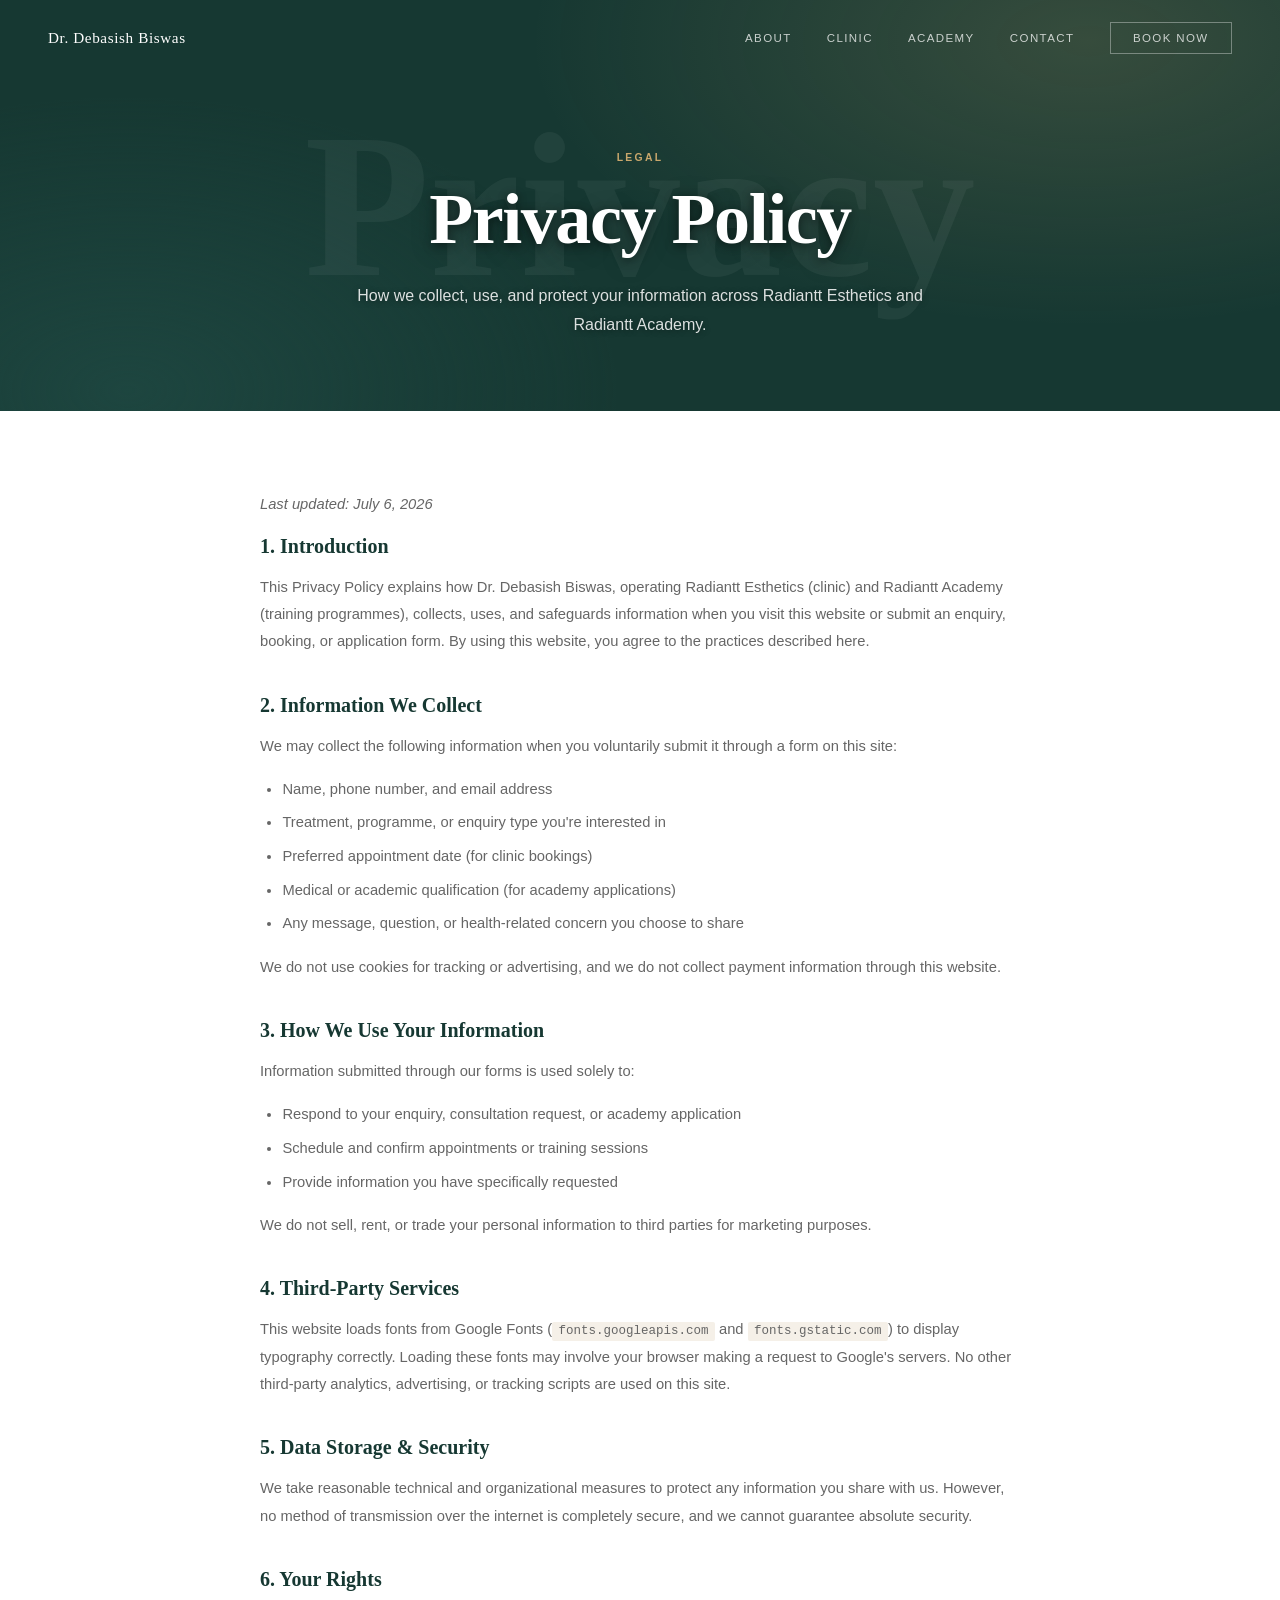
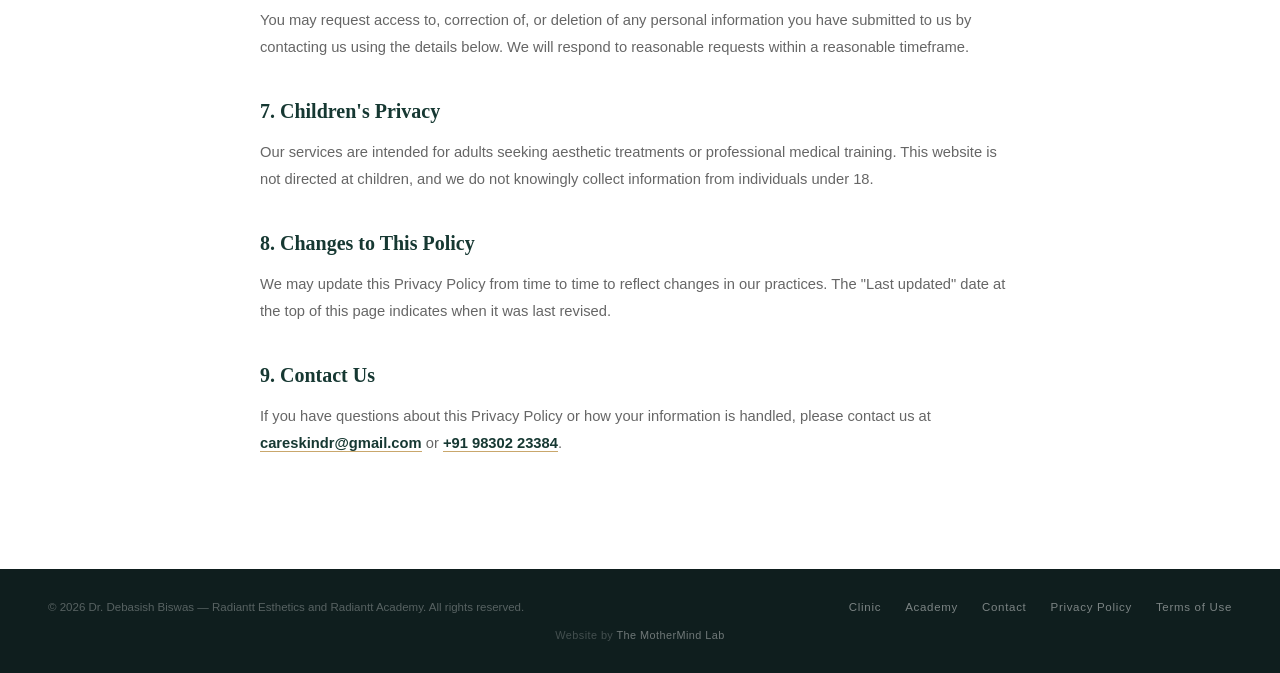
<file: privacy-policy.html>
<!DOCTYPE html>
<html lang="en">
<head>
<meta charset="UTF-8">
<meta name="viewport" content="width=device-width, initial-scale=1.0">
<meta http-equiv="Content-Security-Policy" content="default-src 'self'; style-src 'self' 'unsafe-inline' https://fonts.googleapis.com; font-src https://fonts.gstatic.com; img-src 'self' data:; script-src 'self'; form-action 'none'; base-uri 'self'; frame-ancestors 'none'; object-src 'none'">
<meta name="referrer" content="strict-origin-when-cross-origin">
<meta name="robots" content="noindex, nofollow">
<meta name="description" content="Privacy Policy for Radiantt Esthetics and Radiantt Academy — how Dr. Debasish Biswas's website collects, uses, and protects your information.">
<title>Privacy Policy | Dr. Debasish Biswas</title>
<link rel="preconnect" href="https://fonts.googleapis.com">
<link rel="preconnect" href="https://fonts.gstatic.com" crossorigin>
<link href="https://fonts.googleapis.com/css2?family=Playfair+Display:ital,wght@0,400;0,600;0,700;0,900;1,400&family=Inter:wght@300;400;500;600&display=swap" rel="stylesheet">
<link rel="icon" href="favicon.ico" sizes="any">
<link rel="icon" href="favicon-32.png" type="image/png" sizes="32x32">
<link rel="icon" href="favicon-16.png" type="image/png" sizes="16x16">
<link rel="apple-touch-icon" href="apple-touch-icon.png">
<link rel="stylesheet" href="style.css?v=55">
</head>
<body>
<nav id="nav">
  <a href="index.html" class="nav-logo">Dr. Debasish Biswas</a>
  <div class="nav-links">
    <a href="index.html#about">About</a>
    <a href="clinic.html">Clinic</a>
    <a href="academy.html">Academy</a>
    <a href="index.html#contact">Contact</a>
    <a href="clinic.html#booking" class="nav-book">Book Now</a>
  </div>
  <button class="ham" id="hamBtn" aria-label="Open menu"><span></span><span></span><span></span></button>
</nav>
<div class="mobile-menu" id="mobileMenu">
  <button class="mobile-close" id="mobileClose" aria-label="Close menu">&#x2715;</button>
  <a href="index.html">Home</a><a href="index.html#about">About</a><a href="clinic.html">Clinic</a>
  <a href="academy.html">Academy</a><a href="index.html#contact">Contact</a><a href="clinic.html#booking">Book Now</a>
</div>
<header class="page-hero" data-word="Privacy">
  <div class="lbl">Legal</div>
  <h1>Privacy Policy</h1>
  <p>How we collect, use, and protect your information across Radiantt Esthetics and Radiantt Academy.</p>
</header>
<section class="legal">
  <div class="legal-content">
    <p class="legal-updated">Last updated: July 6, 2026</p>

    <h2>1. Introduction</h2>
    <p>This Privacy Policy explains how Dr. Debasish Biswas, operating Radiantt Esthetics (clinic) and Radiantt Academy (training programmes), collects, uses, and safeguards information when you visit this website or submit an enquiry, booking, or application form. By using this website, you agree to the practices described here.</p>

    <h2>2. Information We Collect</h2>
    <p>We may collect the following information when you voluntarily submit it through a form on this site:</p>
    <ul>
      <li>Name, phone number, and email address</li>
      <li>Treatment, programme, or enquiry type you're interested in</li>
      <li>Preferred appointment date (for clinic bookings)</li>
      <li>Medical or academic qualification (for academy applications)</li>
      <li>Any message, question, or health-related concern you choose to share</li>
    </ul>
    <p>We do not use cookies for tracking or advertising, and we do not collect payment information through this website.</p>

    <h2>3. How We Use Your Information</h2>
    <p>Information submitted through our forms is used solely to:</p>
    <ul>
      <li>Respond to your enquiry, consultation request, or academy application</li>
      <li>Schedule and confirm appointments or training sessions</li>
      <li>Provide information you have specifically requested</li>
    </ul>
    <p>We do not sell, rent, or trade your personal information to third parties for marketing purposes.</p>

    <h2>4. Third-Party Services</h2>
    <p>This website loads fonts from Google Fonts (<code>fonts.googleapis.com</code> and <code>fonts.gstatic.com</code>) to display typography correctly. Loading these fonts may involve your browser making a request to Google's servers. No other third-party analytics, advertising, or tracking scripts are used on this site.</p>

    <h2>5. Data Storage &amp; Security</h2>
    <p>We take reasonable technical and organizational measures to protect any information you share with us. However, no method of transmission over the internet is completely secure, and we cannot guarantee absolute security.</p>

    <h2>6. Your Rights</h2>
    <p>You may request access to, correction of, or deletion of any personal information you have submitted to us by contacting us using the details below. We will respond to reasonable requests within a reasonable timeframe.</p>

    <h2>7. Children's Privacy</h2>
    <p>Our services are intended for adults seeking aesthetic treatments or professional medical training. This website is not directed at children, and we do not knowingly collect information from individuals under 18.</p>

    <h2>8. Changes to This Policy</h2>
    <p>We may update this Privacy Policy from time to time to reflect changes in our practices. The "Last updated" date at the top of this page indicates when it was last revised.</p>

    <h2>9. Contact Us</h2>
    <p>If you have questions about this Privacy Policy or how your information is handled, please contact us at <a href="mailto:careskindr@gmail.com">careskindr@gmail.com</a> or <a href="tel:+919830223384">+91 98302 23384</a>.</p>
  </div>
</section>
<footer>
  <p>&#169; 2026 Dr. Debasish Biswas &mdash; Radiantt Esthetics and Radiantt Academy. All rights reserved.</p>
  <div class="foot-links">
    <a href="clinic.html">Clinic</a>
    <a href="academy.html">Academy</a>
    <a href="index.html#contact">Contact</a>
    <a href="privacy-policy.html">Privacy Policy</a>
    <a href="terms.html">Terms of Use</a>
  </div>
  <div class="foot-credit">Website by <a href="https://wa.me/919799780007" target="_blank" rel="noopener noreferrer">The MotherMind Lab</a></div>
</footer>
<script src="script.js?v=14"></script>
</body>
</html>
</file>
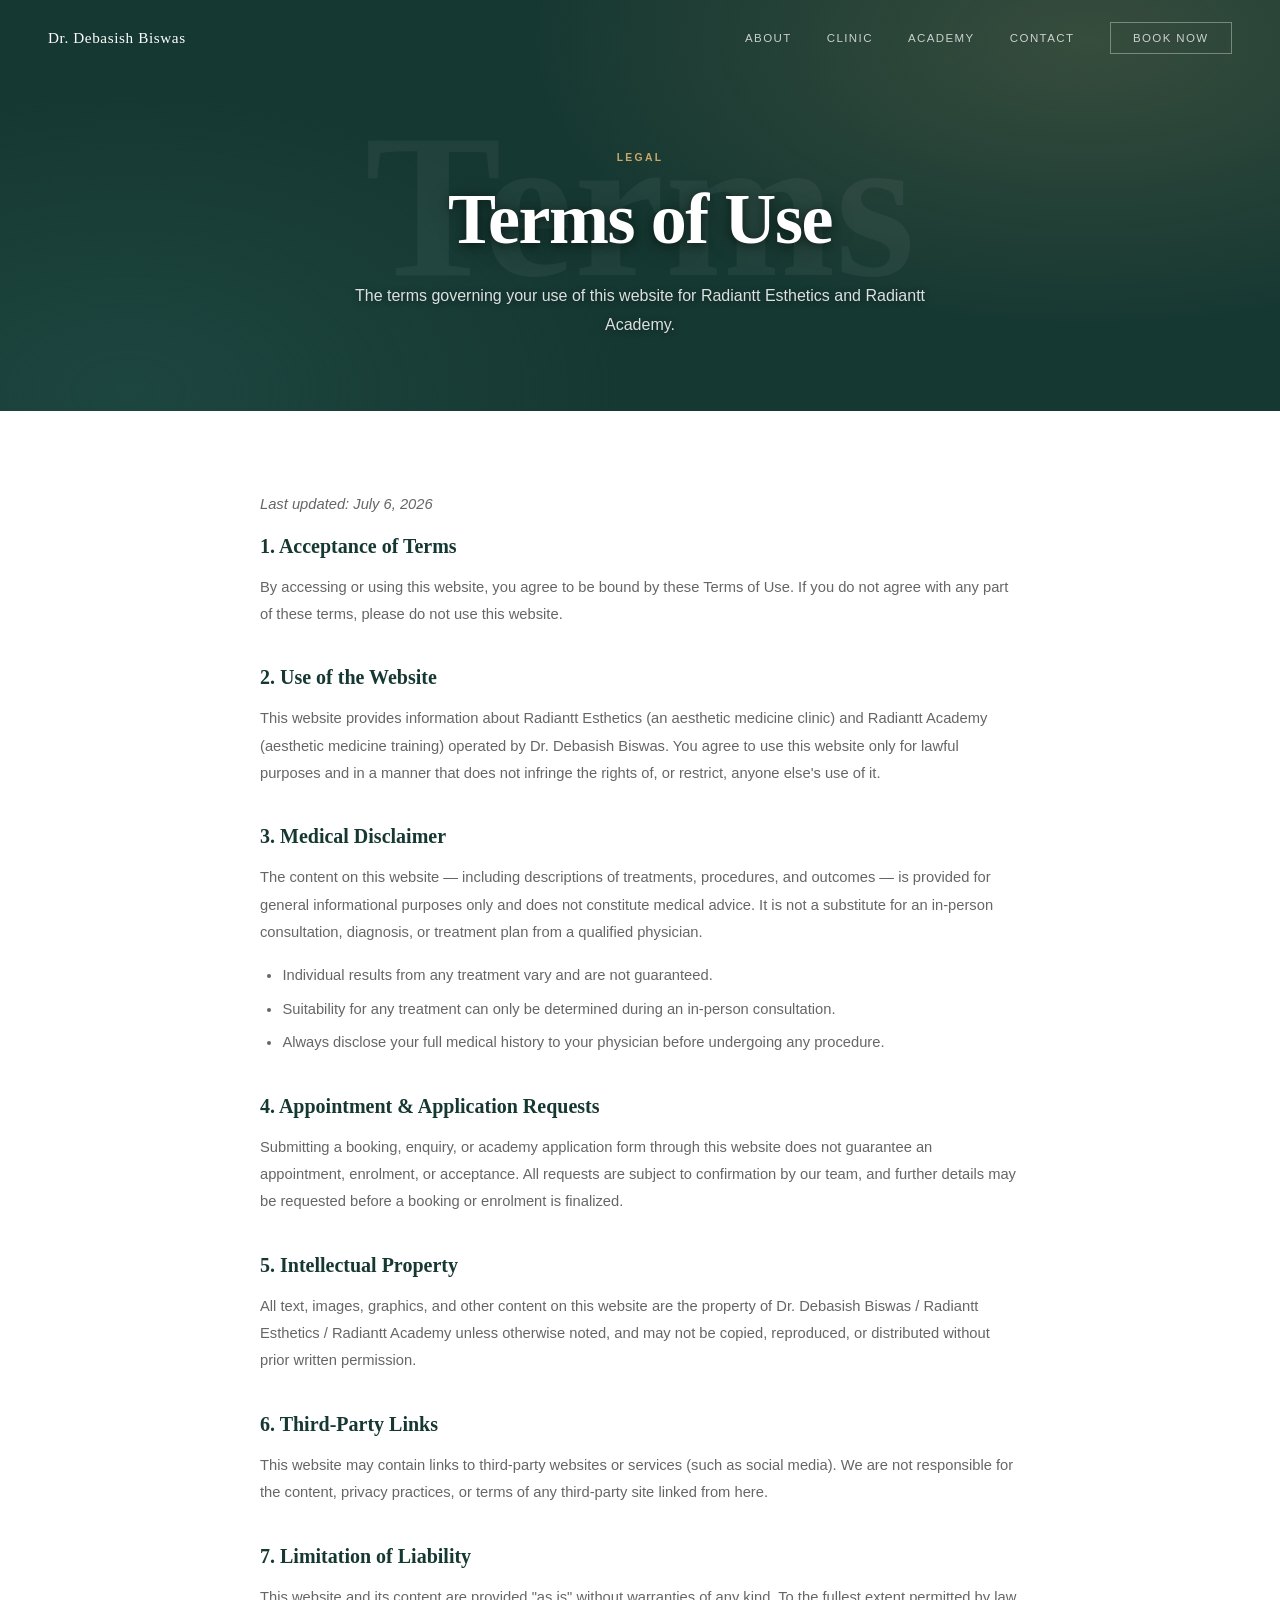
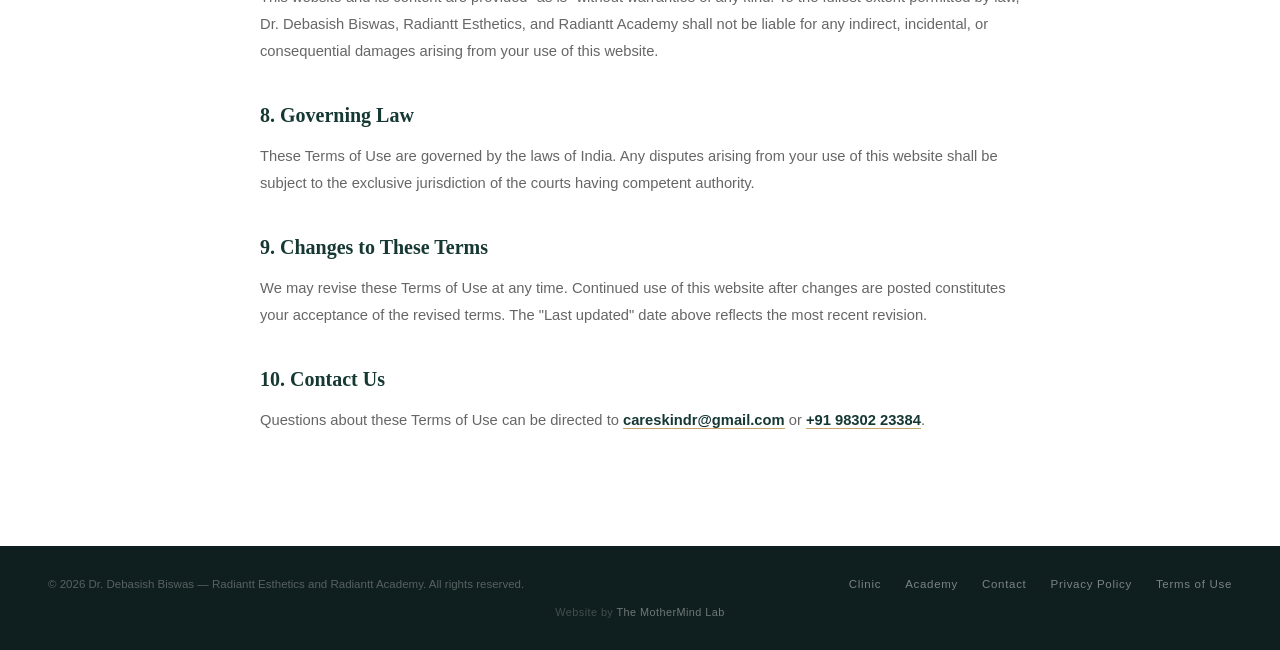
<file: terms.html>
<!DOCTYPE html>
<html lang="en">
<head>
<meta charset="UTF-8">
<meta name="viewport" content="width=device-width, initial-scale=1.0">
<meta http-equiv="Content-Security-Policy" content="default-src 'self'; style-src 'self' 'unsafe-inline' https://fonts.googleapis.com; font-src https://fonts.gstatic.com; img-src 'self' data:; script-src 'self'; form-action 'none'; base-uri 'self'; frame-ancestors 'none'; object-src 'none'">
<meta name="referrer" content="strict-origin-when-cross-origin">
<meta name="robots" content="noindex, nofollow">
<meta name="description" content="Terms of Use for Radiantt Esthetics and Radiantt Academy — the terms governing your use of Dr. Debasish Biswas's website.">
<title>Terms of Use | Dr. Debasish Biswas</title>
<link rel="preconnect" href="https://fonts.googleapis.com">
<link rel="preconnect" href="https://fonts.gstatic.com" crossorigin>
<link href="https://fonts.googleapis.com/css2?family=Playfair+Display:ital,wght@0,400;0,600;0,700;0,900;1,400&family=Inter:wght@300;400;500;600&display=swap" rel="stylesheet">
<link rel="icon" href="favicon.ico" sizes="any">
<link rel="icon" href="favicon-32.png" type="image/png" sizes="32x32">
<link rel="icon" href="favicon-16.png" type="image/png" sizes="16x16">
<link rel="apple-touch-icon" href="apple-touch-icon.png">
<link rel="stylesheet" href="style.css?v=55">
</head>
<body>
<nav id="nav">
  <a href="index.html" class="nav-logo">Dr. Debasish Biswas</a>
  <div class="nav-links">
    <a href="index.html#about">About</a>
    <a href="clinic.html">Clinic</a>
    <a href="academy.html">Academy</a>
    <a href="index.html#contact">Contact</a>
    <a href="clinic.html#booking" class="nav-book">Book Now</a>
  </div>
  <button class="ham" id="hamBtn" aria-label="Open menu"><span></span><span></span><span></span></button>
</nav>
<div class="mobile-menu" id="mobileMenu">
  <button class="mobile-close" id="mobileClose" aria-label="Close menu">&#x2715;</button>
  <a href="index.html">Home</a><a href="index.html#about">About</a><a href="clinic.html">Clinic</a>
  <a href="academy.html">Academy</a><a href="index.html#contact">Contact</a><a href="clinic.html#booking">Book Now</a>
</div>
<header class="page-hero" data-word="Terms">
  <div class="lbl">Legal</div>
  <h1>Terms of Use</h1>
  <p>The terms governing your use of this website for Radiantt Esthetics and Radiantt Academy.</p>
</header>
<section class="legal">
  <div class="legal-content">
    <p class="legal-updated">Last updated: July 6, 2026</p>

    <h2>1. Acceptance of Terms</h2>
    <p>By accessing or using this website, you agree to be bound by these Terms of Use. If you do not agree with any part of these terms, please do not use this website.</p>

    <h2>2. Use of the Website</h2>
    <p>This website provides information about Radiantt Esthetics (an aesthetic medicine clinic) and Radiantt Academy (aesthetic medicine training) operated by Dr. Debasish Biswas. You agree to use this website only for lawful purposes and in a manner that does not infringe the rights of, or restrict, anyone else's use of it.</p>

    <h2>3. Medical Disclaimer</h2>
    <p>The content on this website — including descriptions of treatments, procedures, and outcomes — is provided for general informational purposes only and does not constitute medical advice. It is not a substitute for an in-person consultation, diagnosis, or treatment plan from a qualified physician.</p>
    <ul>
      <li>Individual results from any treatment vary and are not guaranteed.</li>
      <li>Suitability for any treatment can only be determined during an in-person consultation.</li>
      <li>Always disclose your full medical history to your physician before undergoing any procedure.</li>
    </ul>

    <h2>4. Appointment &amp; Application Requests</h2>
    <p>Submitting a booking, enquiry, or academy application form through this website does not guarantee an appointment, enrolment, or acceptance. All requests are subject to confirmation by our team, and further details may be requested before a booking or enrolment is finalized.</p>

    <h2>5. Intellectual Property</h2>
    <p>All text, images, graphics, and other content on this website are the property of Dr. Debasish Biswas / Radiantt Esthetics / Radiantt Academy unless otherwise noted, and may not be copied, reproduced, or distributed without prior written permission.</p>

    <h2>6. Third-Party Links</h2>
    <p>This website may contain links to third-party websites or services (such as social media). We are not responsible for the content, privacy practices, or terms of any third-party site linked from here.</p>

    <h2>7. Limitation of Liability</h2>
    <p>This website and its content are provided "as is" without warranties of any kind. To the fullest extent permitted by law, Dr. Debasish Biswas, Radiantt Esthetics, and Radiantt Academy shall not be liable for any indirect, incidental, or consequential damages arising from your use of this website.</p>

    <h2>8. Governing Law</h2>
    <p>These Terms of Use are governed by the laws of India. Any disputes arising from your use of this website shall be subject to the exclusive jurisdiction of the courts having competent authority.</p>

    <h2>9. Changes to These Terms</h2>
    <p>We may revise these Terms of Use at any time. Continued use of this website after changes are posted constitutes your acceptance of the revised terms. The "Last updated" date above reflects the most recent revision.</p>

    <h2>10. Contact Us</h2>
    <p>Questions about these Terms of Use can be directed to <a href="mailto:careskindr@gmail.com">careskindr@gmail.com</a> or <a href="tel:+919830223384">+91 98302 23384</a>.</p>
  </div>
</section>
<footer>
  <p>&#169; 2026 Dr. Debasish Biswas &mdash; Radiantt Esthetics and Radiantt Academy. All rights reserved.</p>
  <div class="foot-links">
    <a href="clinic.html">Clinic</a>
    <a href="academy.html">Academy</a>
    <a href="index.html#contact">Contact</a>
    <a href="privacy-policy.html">Privacy Policy</a>
    <a href="terms.html">Terms of Use</a>
  </div>
  <div class="foot-credit">Website by <a href="https://wa.me/919799780007" target="_blank" rel="noopener noreferrer">The MotherMind Lab</a></div>
</footer>
<script src="script.js?v=14"></script>
</body>
</html>
</file>
<file: style.css>
*,*::before,*::after{margin:0;padding:0;box-sizing:border-box}
:root{--forest:#163832;--forest2:#1e4741;--gold:#c9a76c;--gold2:#dbb97e;--gold-deep:#a8834b;--maroon:#7d2635;--maroon2:#962f42;--sand:#e9dabc;--sand2:#f4edde;--cream:#f5f0e8;--light:#f8f5f1;--white:#ffffff;--dark:#1a1a1a;--gray:#666;--border:rgba(0,0,0,0.09)}
html{scroll-behavior:smooth}
body{font-family:'Inter',sans-serif;background:var(--white);color:var(--dark);overflow-x:hidden}
nav{position:fixed;top:0;left:0;right:0;z-index:200;padding:1.4rem 3rem;display:flex;justify-content:space-between;align-items:center;transition:background-color .35s}
nav.scrolled{background-color:var(--forest);backdrop-filter:blur(12px)}
.nav-logo{color:#fff;font-family:'Playfair Display',serif;font-size:.95rem;font-weight:400;letter-spacing:.04em;text-decoration:none}
.nav-links{display:flex;gap:2.2rem;align-items:center}
.nav-links a{color:rgba(255,255,255,.75);text-decoration:none;font-size:.72rem;font-weight:500;letter-spacing:.12em;text-transform:uppercase;transition:color .2s}
.nav-links a:hover,.nav-links a:focus,.nav-links a.active{color:var(--gold)}
.nav-book{padding:.55rem 1.4rem;border:1px solid rgba(255,255,255,.35);color:#fff;font-size:.7rem;font-weight:600;letter-spacing:.12em;text-transform:uppercase;text-decoration:none;transition:all .25s}
.nav-book:hover{background:var(--maroon);border-color:var(--maroon);color:#fff}
.hero{position:relative;height:100vh;min-height:680px;background:var(--light);overflow:hidden;display:flex;flex-direction:column;justify-content:flex-end}
.hero-shapes{position:absolute;inset:0;z-index:0;pointer-events:none}
.hero-shape{position:absolute;display:block}
.hero-shape--stage{bottom:0;left:50%;transform:translateX(-50%);width:min(540px,56vw);height:52%;background:var(--forest);border-radius:180px 180px 0 0}
.hero-shape--pill-tr{top:13%;right:5%;width:min(300px,24vw);height:140px;background:rgba(22,56,50,.1);border-radius:70px}
.hero-shape--pill-bl{bottom:22%;left:4%;width:min(230px,19vw);height:104px;background:rgba(22,56,50,.08);border-radius:52px}
.hero-shape--square{top:24%;left:11%;width:112px;height:112px;background:rgba(201,167,108,.2);border-radius:34px}
.hero-shape--dot{bottom:14%;right:13%;width:64px;height:64px;background:rgba(22,56,50,.14);border-radius:50%}
.hero-bg-word{position:absolute;top:60%;left:50%;transform:translate(-50%,-50%);font-family:'Playfair Display',serif;font-size:clamp(110px,20vw,300px);font-weight:900;color:rgba(22,56,50,.06);white-space:nowrap;letter-spacing:-.02em;pointer-events:none;user-select:none;z-index:1}
.hero-marquee{position:absolute;top:34%;left:0;right:0;transform:translateY(-50%);z-index:2;overflow:hidden;pointer-events:none;user-select:none;-webkit-mask-image:linear-gradient(90deg,transparent,#000 6%,#000 94%,transparent);mask-image:linear-gradient(90deg,transparent,#000 6%,#000 94%,transparent)}
.hero-track{display:flex;width:max-content;animation:hero-scroll 26s linear infinite}
.hero-track span{font-family:'Playfair Display',serif;font-size:clamp(64px,10vw,160px);font-weight:900;color:var(--forest);line-height:.92;letter-spacing:-.03em;white-space:nowrap;padding-right:.5em}
.hero-track .dash{color:var(--gold-deep);font-style:italic;font-weight:400}
@keyframes hero-scroll{from{transform:translateX(0)}to{transform:translateX(-50%)}}
@media(prefers-reduced-motion:reduce){.hero-track{animation:none}}
.hero-photo-wrap{position:absolute;bottom:0;left:50%;transform:translateX(-50%);height:78%;z-index:4;display:flex;align-items:flex-end;justify-content:center}
.hero-photo-wrap img{height:100%;width:auto;max-width:480px;object-fit:contain;object-position:bottom center;display:block;filter:drop-shadow(0 10px 34px rgba(22,56,50,.28))}
.hero-rule{position:absolute;bottom:5.6rem;left:0;right:0;height:1px;background:rgba(22,56,50,.14);z-index:6}
.hero-bottom{position:relative;z-index:6;padding:0 3rem 2.8rem;display:flex;justify-content:space-between;align-items:flex-end}
.hero-cred{font-size:.72rem;line-height:1.9;color:var(--gray);letter-spacing:.04em}
.hero-cred strong{color:var(--maroon);font-weight:700;display:block;font-size:1.45rem;letter-spacing:.01em;font-family:'Playfair Display',serif}
.hero-cta{display:flex;flex-direction:column;gap:.8rem;align-items:flex-end}
.btn-gold{display:inline-block;padding:.82rem 2.2rem;background:linear-gradient(135deg,var(--maroon2),var(--maroon));color:#fff;font-size:.7rem;font-weight:700;letter-spacing:.16em;text-transform:uppercase;text-decoration:none;transition:all .25s;min-width:230px;text-align:center}
.btn-gold:hover{background:var(--maroon2);transform:translateY(-2px)}
.btn-ghost{display:inline-block;padding:.82rem 2.2rem;border:1px solid rgba(255,255,255,.4);color:#fff;font-size:.7rem;font-weight:600;letter-spacing:.16em;text-transform:uppercase;text-decoration:none;transition:all .25s;min-width:230px;text-align:center}
.btn-ghost:hover{border-color:var(--gold);color:var(--gold)}
.hero .btn-ghost{border-color:rgba(22,56,50,.4);color:var(--forest)}
.hero .btn-ghost:hover{background:var(--forest);border-color:var(--forest);color:#fff}
.hero-cta .btn-gold,.hero-cta .btn-ghost{position:relative;isolation:isolate;overflow:hidden;border:none;background:none;color:var(--forest);box-shadow:0 0 18px rgba(125,38,53,.28);transition:color .25s,box-shadow .25s,transform .25s}
.hero-cta .btn-gold::before,.hero-cta .btn-ghost::before{content:'';position:absolute;left:50%;top:50%;width:240%;aspect-ratio:1;translate:-50% -50%;z-index:-2;background:conic-gradient(from 0deg,transparent 0 10%,var(--maroon) 18%,#d4536e 26%,var(--maroon2) 34%,transparent 44% 60%,var(--maroon) 68%,#d4536e 76%,var(--maroon2) 84%,transparent 94% 100%);animation:btn-orbit 4.5s linear infinite}
.hero-cta .btn-gold::after,.hero-cta .btn-ghost::after{content:'';position:absolute;inset:2px;z-index:-1;background:var(--light);transition:background .25s}
.hero-cta .btn-gold:hover::after,.hero-cta .btn-ghost:hover::after{background:rgba(125,38,53,.08)}
.hero-cta .btn-gold:hover,.hero-cta .btn-ghost:hover{color:var(--maroon);box-shadow:0 0 28px rgba(125,38,53,.5);transform:translateY(-2px)}
@keyframes btn-orbit{to{rotate:360deg}}
@media(prefers-reduced-motion:reduce){.hero-cta .btn-gold::before,.hero-cta .btn-ghost::before{animation:none}}
body.home nav:not(.scrolled) .nav-logo{color:var(--forest)}
body.home nav:not(.scrolled) .nav-links a{color:rgba(22,56,50,.75)}
body.home nav:not(.scrolled) .nav-links a:hover,body.home nav:not(.scrolled) .nav-links a:focus,body.home nav:not(.scrolled) .nav-links a.active{color:var(--gold-deep)}
body.home nav:not(.scrolled) .nav-book{border-color:rgba(22,56,50,.35);color:var(--forest)}
body.home nav:not(.scrolled) .nav-book:hover{background:var(--maroon);border-color:var(--maroon);color:#fff}
body.home nav:not(.scrolled) .ham span{background:var(--forest)}
.page-hero{position:relative;background:radial-gradient(900px 460px at 85% 10%,rgba(201,167,108,.18),transparent 62%),radial-gradient(700px 420px at 10% 95%,rgba(30,71,65,.9),transparent 70%),var(--forest);padding:9.5rem 3rem 4.5rem;text-align:center;overflow:hidden}
.page-hero::before{content:attr(data-word);position:absolute;top:50%;left:50%;transform:translate(-50%,-50%);font-family:'Playfair Display',serif;font-size:clamp(90px,16vw,240px);font-weight:900;color:rgba(255,255,255,.05);white-space:nowrap;pointer-events:none;z-index:2}
.page-hero>*{position:relative;z-index:3}
.page-hero>.page-hero-img{position:absolute;inset:0;width:100%;height:100%;object-fit:cover;z-index:0}
.page-hero>.page-hero-overlay{position:absolute;inset:0;z-index:1;background:linear-gradient(180deg,rgba(22,56,50,.4) 0%,rgba(22,56,50,.62) 60%,rgba(22,56,50,.72) 100%),radial-gradient(900px 460px at 85% 10%,rgba(201,167,108,.14),transparent 62%)}
.page-hero .lbl{color:var(--gold)}
.page-hero h1{font-family:'Playfair Display',serif;font-size:clamp(2.4rem,6vw,4.5rem);font-weight:900;color:#fff;line-height:1.05;letter-spacing:-.02em;text-shadow:0 2px 10px rgba(0,0,0,.45),0 4px 24px rgba(0,0,0,.3)}
.page-hero p{color:rgba(255,255,255,.85);max-width:620px;margin:1.5rem auto 0;font-size:1rem;line-height:1.8;text-shadow:0 1px 6px rgba(0,0,0,.4)}
.page-hero .btn-ghost{margin-top:2rem}
.lbl{font-size:.65rem;font-weight:600;letter-spacing:.22em;text-transform:uppercase;color:var(--gold);margin-bottom:1.2rem}
.sec-title{font-family:'Playfair Display',serif;font-size:clamp(1.9rem,3.8vw,3.2rem);font-weight:700;line-height:1.18;letter-spacing:-.02em;color:var(--forest);margin-bottom:1.8rem}
.sec-body{font-size:.97rem;line-height:1.82;color:var(--gray);font-weight:300}
.about{padding:7rem 3rem;background:var(--cream);display:grid;grid-template-columns:1fr 1fr;gap:6rem;align-items:center}
.cred-list{list-style:none;margin-top:2rem}
.cred-list li{padding:.75rem 0;border-bottom:1px solid rgba(0,0,0,.07);display:flex;align-items:center;gap:1rem;font-size:.88rem;color:var(--dark)}
.cred-list li::before{content:'';width:5px;height:5px;background:var(--gold);border-radius:50%;flex-shrink:0}
.about-img-wrap{position:relative}
.about-img-wrap img{width:100%;height:580px;object-fit:cover;object-position:top;display:block}
.about-accent{position:absolute;bottom:-1.8rem;right:-1.8rem;width:55%;height:55%;border:1px solid var(--gold);pointer-events:none;z-index:-1}
.awards{padding:4rem 3rem;background:var(--sand)}
.awards-head{display:flex;justify-content:space-between;align-items:flex-end;margin-bottom:2.2rem;gap:2rem;flex-wrap:wrap}
.awards .lbl{color:var(--gold-deep)}
.awards-sub{font-size:.9rem;line-height:1.75;color:rgba(22,56,50,.6);max-width:300px}
.awards-grid{display:grid;grid-template-columns:repeat(3,1fr);gap:1px;background:rgba(22,56,50,.14)}
.awards-strip{overflow-x:auto;overflow-y:hidden;-webkit-overflow-scrolling:touch;scrollbar-width:none;cursor:grab;padding:2.5rem 0;background:var(--sand);-webkit-mask-image:linear-gradient(90deg,transparent,#000 6%,#000 94%,transparent);mask-image:linear-gradient(90deg,transparent,#000 6%,#000 94%,transparent)}
.awards-strip::-webkit-scrollbar{display:none}
.awards-strip.dragging{cursor:grabbing;scroll-behavior:auto}
.awards-reel{display:flex;gap:1rem;width:max-content}
.ar-item{flex-shrink:0;width:180px;height:130px;border:none;padding:0;cursor:pointer;overflow:hidden;background:var(--forest2);border-radius:2px;transition:transform .25s,box-shadow .25s}
.ar-item:hover{transform:scale(1.04);box-shadow:0 8px 28px rgba(0,0,0,.45)}
.ar-item img{width:100%;height:100%;object-fit:cover;display:block;pointer-events:none}
.lb{position:fixed;inset:0;z-index:900;background:rgba(0,0,0,.9);display:flex;align-items:center;justify-content:center;backdrop-filter:blur(8px)}
.lb[hidden]{display:none}
.lb-img{max-width:88vw;max-height:86vh;object-fit:contain;border-radius:2px;box-shadow:0 24px 80px rgba(0,0,0,.7);transition:opacity .18s ease}
.lb-video{max-width:88vw;max-height:86vh;border-radius:2px;box-shadow:0 24px 80px rgba(0,0,0,.7)}
.client-item{position:relative}
.client-item .play-badge{position:absolute;top:50%;left:50%;transform:translate(-50%,-50%);width:52px;height:52px;border-radius:50%;background:rgba(0,0,0,.5);border:1.5px solid rgba(255,255,255,.85);display:flex;align-items:center;justify-content:center;pointer-events:none;transition:background .25s,transform .25s}
.client-item .play-badge::after{content:'';border-style:solid;border-width:9px 0 9px 15px;border-color:transparent transparent transparent #fff;margin-left:3px}
.client-item:hover .play-badge{background:rgba(0,0,0,.7);transform:translate(-50%,-50%) scale(1.08)}
.lb-img.lb-fade{opacity:0}
.lb-close{position:absolute;top:1.5rem;right:2rem;background:none;border:none;color:#fff;font-size:2.5rem;line-height:1;cursor:pointer;opacity:.65;transition:opacity .2s;z-index:1}
.lb-close:hover{opacity:1}
.lb-nav{position:absolute;top:50%;transform:translateY(-50%);background:rgba(255,255,255,.1);border:1px solid rgba(255,255,255,.18);color:#fff;font-size:2.2rem;line-height:1;cursor:pointer;width:52px;height:52px;border-radius:50%;display:flex;align-items:center;justify-content:center;transition:background .2s,opacity .2s;opacity:.6;backdrop-filter:blur(4px);z-index:1;padding-bottom:.1rem}
.lb-nav:hover{background:rgba(255,255,255,.22);opacity:1}
.lb-prev{left:1.8rem}
.lb-next{right:1.8rem}
.lb-counter{position:absolute;bottom:1.6rem;left:50%;transform:translateX(-50%);color:rgba(255,255,255,.45);font-family:'Inter',sans-serif;font-size:.72rem;font-weight:500;letter-spacing:.16em;text-transform:uppercase;white-space:nowrap;pointer-events:none}
@media(max-width:600px){.lb-nav{width:40px;height:40px;font-size:1.8rem}.lb-prev{left:.8rem}.lb-next{right:.8rem}}
.award-card{background:var(--sand);padding:1.5rem 2rem;transition:background .25s}
.award-card:hover{background:#f0e4ca}
.award-num{font-family:'Playfair Display',serif;font-size:2.2rem;font-weight:900;color:var(--forest);line-height:1;margin-bottom:.5rem}
.award-title{font-size:.85rem;font-weight:600;color:var(--forest);margin-bottom:.3rem}
.award-desc{font-size:.76rem;color:rgba(22,56,50,.62);line-height:1.5}
.dual-gateway{padding:6rem 3rem;background:var(--light);display:grid;grid-template-columns:1fr 1fr;gap:2rem}
.gate-card{position:relative;min-height:360px;padding:3.5rem 3rem;display:flex;flex-direction:column;justify-content:flex-end;background-size:cover;background-position:center;border-top:3px solid var(--gold);overflow:hidden;text-decoration:none;isolation:isolate;opacity:0;transform:translateY(48px);transition:opacity .8s cubic-bezier(.16,.84,.44,1),transform .8s cubic-bezier(.16,.84,.44,1)}
.gate-card::before{content:'';position:absolute;inset:0;z-index:-1;background:linear-gradient(to top,rgba(0,0,0,.82) 0%,rgba(0,0,0,.55) 42%,rgba(0,0,0,.12) 100%);transition:background .4s}
.gate-card.is-visible{opacity:1;transform:translateY(0)}
.gate-card.is-visible:nth-child(2){transition-delay:.15s}
.gate-card:hover{transition:transform .3s,box-shadow .3s;transform:translateY(-4px);box-shadow:0 20px 50px rgba(0,0,0,.28)}
.gate-card:hover::before{background:linear-gradient(to top,rgba(0,0,0,.74) 0%,rgba(0,0,0,.44) 42%,rgba(0,0,0,.06) 100%)}
.gate-card .lbl{color:var(--gold)}
.gate-card h3{font-family:'Playfair Display',serif;font-size:1.9rem;font-weight:700;color:#fff;margin-bottom:.8rem}
.gate-card p{font-size:.9rem;line-height:1.7;color:rgba(255,255,255,.75);margin-bottom:1.6rem}
.gate-card .gate-link{font-size:.7rem;font-weight:700;letter-spacing:.16em;text-transform:uppercase;color:var(--gold)}
.gate-card .gate-link::after{content:' \2192'}
.gate-card--esthetics{background-image:url(clinic_homepage.webp)}
.gate-card--academy{background-image:url(academy_homepage.webp)}
@media(prefers-reduced-motion:reduce){.gate-card{opacity:1;transform:none;transition:none}}
.gateway{padding:5rem 3rem;background:var(--light);text-align:center}
.treatments{padding:5.5rem 3rem;background:var(--white)}
.services-grid{display:grid;grid-template-columns:repeat(2,1fr);gap:1.8rem;margin-top:3rem}
.service-card{background:var(--white);border:1px solid var(--border);overflow:hidden;transition:box-shadow .3s}
.service-card:hover{box-shadow:0 16px 50px rgba(0,0,0,.08)}
.service-card-media{position:relative;overflow:hidden}
.service-card-media img{width:100%;height:auto;display:block}
.service-card-name{position:absolute;bottom:1rem;left:1.6rem;font-family:'Playfair Display',serif;font-weight:700;font-size:1.7rem;color:#fff;z-index:1;letter-spacing:.02em;text-shadow:0 1px 4px rgba(0,0,0,.6),0 2px 14px rgba(0,0,0,.45)}
.service-card-list{list-style:none;padding:1.5rem 1.8rem 1.8rem;display:grid;grid-template-columns:repeat(2,1fr);gap:0 1.2rem}
.service-card-list li{padding:.55rem 0;border-bottom:1px solid var(--border);font-size:.82rem;color:var(--gray);line-height:1.4;position:relative;padding-left:.9rem}
.service-card-list li::before{content:'';position:absolute;left:0;top:1rem;width:4px;height:4px;background:var(--gold);border-radius:50%}
.service-card-list li:last-child,.service-card-list li:nth-last-child(2):nth-child(odd){border-bottom:none}
@media(max-width:900px){.services-grid{grid-template-columns:1fr}}
@media(max-width:600px){.services-grid{gap:1.2rem}.service-card-list{grid-template-columns:1fr;padding:1.2rem 1.4rem 1.4rem}}
.clients-section{padding:6rem 0 6rem 3rem;background:var(--cream)}
.clients-section .sec-body{padding-right:3rem}
.client-strip{overflow-x:auto;overflow-y:hidden;-webkit-overflow-scrolling:touch;scrollbar-width:none;cursor:grab;margin-top:3rem;-webkit-mask-image:linear-gradient(90deg,transparent,#000 4%,#000 96%,transparent);mask-image:linear-gradient(90deg,transparent,#000 4%,#000 96%,transparent)}
.client-strip::-webkit-scrollbar{display:none}
.client-strip.dragging{cursor:grabbing;scroll-behavior:auto}
.client-reel{display:flex;gap:1.2rem;width:max-content}
.client-item{flex-shrink:0;width:200px;height:260px;background:var(--forest2);border-radius:2px;border:none;padding:0;cursor:pointer;overflow:hidden;transition:transform .25s,box-shadow .25s}
.client-item:hover{transform:scale(1.03);box-shadow:0 10px 30px rgba(0,0,0,.25)}
.client-item img{width:100%;height:100%;object-fit:cover;display:block;pointer-events:none}
.testimonials{padding:6rem 0 6rem 3rem;background:var(--sand);overflow:hidden}
.testimonials .lbl{color:var(--gold-deep)}
.testimonials .sec-title{padding-right:3rem;margin-bottom:1rem}
.google-rating{display:flex;align-items:center;gap:.6rem;margin-bottom:1.8rem}
.google-rating span{font-size:.85rem;color:#555}
.google-rating strong{color:var(--gold-deep);font-weight:700}
.test-strip{position:relative;margin-top:2rem;display:flex;align-items:center;gap:.6rem}
.test-scroll{display:flex;gap:1.2rem;overflow-x:auto;scroll-snap-type:x mandatory;-webkit-overflow-scrolling:touch;scrollbar-width:none;padding:.2rem .2rem 1rem}
.test-scroll::-webkit-scrollbar{display:none}
.test-card{flex-shrink:0;width:270px;scroll-snap-align:start;padding:1.4rem;background:var(--white);border:1px solid rgba(0,0,0,.05);box-shadow:0 6px 26px rgba(22,56,50,.08);border-radius:2px;transition:border-color .25s,box-shadow .25s}
.test-card:hover{border-color:rgba(168,131,75,.4);box-shadow:0 10px 34px rgba(22,56,50,.14)}
.test-top{display:flex;align-items:center;justify-content:space-between;margin-bottom:.7rem}
.stars{color:var(--gold-deep);font-size:.8rem}
.test-text{font-size:.82rem;line-height:1.65;color:#555;font-style:italic;margin-bottom:1rem}
.test-author{font-size:.72rem;font-weight:600;color:var(--gold-deep);letter-spacing:.05em}
.test-arrow{flex-shrink:0;width:40px;height:40px;border-radius:50%;background:var(--white);border:1px solid var(--border);box-shadow:0 6px 20px rgba(0,0,0,.1);display:flex;align-items:center;justify-content:center;cursor:pointer;color:var(--forest);font-size:1.3rem;line-height:1;transition:background .2s,box-shadow .2s}
.test-arrow:hover{background:var(--sand2);box-shadow:0 8px 24px rgba(0,0,0,.16)}
@media(max-width:900px){.clients-section,.testimonials{padding-left:1.5rem}.clients-section .sec-body,.testimonials .sec-title{padding-right:1.5rem}.client-item{width:160px;height:210px}.test-card{width:230px;padding:1.2rem}.test-arrow{display:none}}
.faq-section{padding:6rem 3rem;background:var(--white)}
.faq-section.alt{background:var(--sand2)}
.faq-list{margin-top:3rem;max-width:760px}
.faq-item{border-bottom:1px solid var(--border)}
.faq-q{padding:1.4rem 0;display:flex;justify-content:space-between;align-items:center;cursor:pointer;font-weight:500;font-size:.97rem;color:var(--dark);transition:color .2s}
.faq-q:hover{color:var(--gold)}
.faq-icon{width:22px;height:22px;border:1px solid currentColor;border-radius:50%;display:flex;align-items:center;justify-content:center;font-size:.9rem;flex-shrink:0;transition:transform .3s;line-height:1;min-width:22px}
.faq-a{max-height:0;overflow:hidden;font-size:.9rem;color:var(--gray);line-height:1.75;transition:max-height .35s ease,padding .35s}
.faq-item.open .faq-a{max-height:260px;padding-bottom:1.4rem}
.faq-item.open .faq-icon{transform:rotate(45deg)}
.booking{padding:6rem 3rem;background:var(--cream)}
.booking-grid{display:grid;grid-template-columns:1fr 1fr;gap:5rem;align-items:start}
.wa-cta{display:flex;align-items:center;gap:.9rem;margin-top:1.8rem;flex-wrap:wrap}
.wa-btn{display:inline-flex;align-items:center;gap:.6rem;padding:.9rem 1.7rem;background:#25D366;color:#fff;font-size:.72rem;font-weight:700;letter-spacing:.1em;text-transform:uppercase;text-decoration:none;border-radius:2px;transition:background .25s,transform .25s}
.wa-btn:hover{background:#1eb958;transform:translateY(-1px)}
.wa-btn svg{width:18px;height:18px;flex-shrink:0}
.wa-note{font-size:.8rem;color:var(--gray)}
.info-block{margin-top:2.5rem;padding:2rem;background:var(--forest);color:#fff}
.info-block .lbl{color:var(--gold)}
.info-block p{font-size:.88rem;line-height:1.85;color:rgba(255,255,255,.65)}
.form-group{margin-bottom:1.4rem}
.form-group label{display:block;font-size:.68rem;font-weight:600;letter-spacing:.13em;text-transform:uppercase;color:var(--dark);margin-bottom:.5rem}
.form-group input,.form-group select,.form-group textarea{width:100%;padding:.85rem 1rem;border:1px solid rgba(0,0,0,.18);background:var(--white);font-family:'Inter',sans-serif;font-size:.9rem;color:var(--dark);outline:none;transition:border-color .2s;border-radius:0;appearance:none}
.form-group input:focus,.form-group select:focus,.form-group textarea:focus{border-color:var(--gold)}
.form-group textarea{height:110px;resize:none}
.btn-submit{width:100%;padding:1rem;background:var(--maroon);color:#fff;border:none;font-family:'Inter',sans-serif;font-size:.72rem;letter-spacing:.16em;text-transform:uppercase;font-weight:700;cursor:pointer;transition:all .25s}
.btn-submit:hover{background:var(--maroon2);color:#fff}
.dark-form input,.dark-form select,.dark-form textarea{background:rgba(255,255,255,.06);border-color:rgba(255,255,255,.12);color:#fff}
.dark-form label{color:rgba(255,255,255,.6)}
.dark-form input::placeholder,.dark-form textarea::placeholder{color:rgba(255,255,255,.3)}
.dark-form select option{background:var(--forest);color:#fff}
.why-train{padding:5.5rem 3rem;background:var(--sand2)}
.why-grid{display:grid;grid-template-columns:repeat(3,1fr);gap:1.5rem;margin-top:3rem}
.why-card{padding:2.5rem 2rem;background:var(--white);border-top:3px solid var(--gold);transition:box-shadow .25s}
.why-card:hover{box-shadow:0 8px 40px rgba(0,0,0,.07)}
.why-num{font-family:'Playfair Display',serif;font-size:2.6rem;font-weight:900;color:var(--gold);line-height:1;margin-bottom:1rem}
.why-title{font-size:.92rem;font-weight:600;color:var(--forest);margin-bottom:.6rem}
.why-desc{font-size:.82rem;color:var(--gray);line-height:1.65}
.curriculum{padding:5.5rem 3rem;background:var(--white)}
.curr-grid{display:grid;grid-template-columns:repeat(4,1fr);gap:1.5rem;margin-top:3rem}
.curr-support{margin-top:3.5rem;padding:2.5rem;background:linear-gradient(155deg,var(--forest2),var(--forest) 65%);border-top:3px solid var(--gold)}
.curr-support .lbl{color:var(--gold);margin-bottom:1.5rem}
.curr-support-grid{display:grid;grid-template-columns:repeat(4,1fr);gap:2rem}
.curr-support-item strong{display:block;font-family:'Playfair Display',serif;font-size:1rem;font-weight:700;color:#fff;margin-bottom:.5rem}
.curr-support-item span{display:block;font-size:.8rem;color:rgba(255,255,255,.62);line-height:1.6}
.programmes{padding:6rem 3rem;background:var(--white)}
.prog-grid{display:grid;grid-template-columns:repeat(auto-fit,minmax(260px,1fr));gap:1.5rem;margin-top:3rem}
.prog-card{border:1px solid var(--border);overflow:hidden;transition:box-shadow .3s}
.prog-card:hover{box-shadow:0 16px 60px rgba(0,0,0,.09)}
.prog-head{background:linear-gradient(155deg,var(--forest2),var(--forest) 65%);border-top:3px solid var(--gold);padding:2rem}
.prog-type{font-size:.65rem;letter-spacing:.2em;text-transform:uppercase;color:var(--gold);margin-bottom:.5rem}
.prog-name{font-family:'Playfair Display',serif;font-size:1.25rem;font-weight:700;color:#fff}
.prog-price{font-family:'Playfair Display',serif;font-size:1.4rem;font-weight:700;color:var(--gold);margin-top:.6rem;line-height:1.2}
.prog-price span{font-family:'Inter',sans-serif;font-size:.65rem;font-weight:500;color:rgba(255,255,255,.5);letter-spacing:.08em;text-transform:uppercase;display:block;margin-top:.2rem}
.prog-note{margin-top:2.5rem;text-align:center;font-size:.88rem;color:var(--gray)}
.prog-note a{color:var(--forest);font-weight:600;text-decoration:none;transition:color .2s}
.prog-note a:hover{color:var(--gold)}
.why-grid-9{grid-template-columns:repeat(3,1fr)}
.prog-body{padding:2rem}
.prog-feat{display:flex;gap:.75rem;align-items:flex-start;margin-bottom:.7rem;font-size:.83rem;color:var(--gray)}
.prog-feat::before{content:'\2192';color:var(--gold);flex-shrink:0;margin-top:.05rem;font-size:.75rem}
.prog-cta{margin-top:1.5rem;display:block;padding:.78rem 1.4rem;background:var(--forest);color:#fff;text-align:center;text-decoration:none;font-size:.68rem;letter-spacing:.12em;text-transform:uppercase;font-weight:700;transition:all .25s}
.prog-cta:hover{background:var(--gold);color:var(--forest)}
.acad-gallery{padding:6rem 3rem;background:var(--white)}
.acad-gallery .sec-title{margin-bottom:2.5rem}
.acad-gallery-strip{overflow-x:auto;overflow-y:hidden;-webkit-overflow-scrolling:touch;scrollbar-width:none;cursor:grab;-webkit-mask-image:linear-gradient(90deg,transparent,#000 4%,#000 96%,transparent);mask-image:linear-gradient(90deg,transparent,#000 4%,#000 96%,transparent)}
.acad-gallery-strip::-webkit-scrollbar{display:none}
.acad-gallery-strip.dragging{cursor:grabbing;scroll-behavior:auto}
.acad-gallery-reel{display:flex;gap:1rem;width:max-content}
.acad-gal-item{flex-shrink:0;width:280px;height:220px;border:none;padding:0;cursor:pointer;overflow:hidden;background:var(--forest2);transition:transform .28s,box-shadow .28s;position:relative}
.acad-gal-item:hover{transform:scale(1.02);box-shadow:0 12px 36px rgba(0,0,0,.18);z-index:1}
.acad-gal-item img{width:100%;height:100%;object-fit:cover;display:block;pointer-events:none;transition:transform .4s}
.acad-gal-item:hover img{transform:scale(1.06)}
@media(max-width:900px){.acad-gallery{padding:4rem 1.5rem}.acad-gal-item{width:220px;height:170px}}
@media(max-width:600px){.acad-gal-item{width:180px;height:140px}}
.acad-apply{padding:6rem 3rem;background:var(--cream)}
.legal{padding:5rem 3rem 6rem;background:var(--white)}
.legal-content{max-width:760px;margin:0 auto}
.legal-updated{font-size:.8rem;color:var(--gray);font-style:italic;margin-bottom:2.5rem}
.legal-content h2{font-family:'Playfair Display',serif;font-size:1.25rem;font-weight:700;color:var(--forest);margin:2.4rem 0 1rem}
.legal-content h2:first-of-type{margin-top:0}
.legal-content p{font-size:.92rem;line-height:1.85;color:var(--gray);margin-bottom:1rem}
.legal-content ul{margin:0 0 1rem 1.4rem;font-size:.92rem;line-height:1.85;color:var(--gray)}
.legal-content li{margin-bottom:.4rem}
.legal-content a{color:var(--forest);font-weight:600;text-decoration:none;border-bottom:1px solid var(--gold)}
.legal-content a:hover{color:var(--gold)}
.legal-content code{background:var(--cream);padding:.15rem .4rem;font-size:.85em;border-radius:2px}
@media(max-width:900px){.legal{padding:4rem 1.5rem 5rem}}
.contact{padding:6rem 3rem;background:radial-gradient(900px 500px at 88% 8%,rgba(201,167,108,.14),transparent 60%),var(--forest);color:#fff}
.contact-grid{display:grid;grid-template-columns:1fr 1fr;gap:5rem;align-items:start}
.contact-info .sec-title{color:#fff;margin-bottom:1.5rem}
.contact-info>p{color:rgba(255,255,255,.6);line-height:1.8;font-size:.95rem;margin-bottom:2.5rem}
.c-detail{margin-bottom:1.6rem}
.c-detail .lbl{margin-bottom:.3rem}
.c-detail p,.c-detail a{font-size:.93rem;color:rgba(255,255,255,.75);text-decoration:none;transition:color .2s}
.c-detail a:hover{color:var(--gold)}
.contact-form-title{font-family:'Playfair Display',serif;font-size:1.5rem;color:#fff;margin-bottom:1.5rem}
footer{background:#0f1e1e;padding:2rem 3rem;display:flex;justify-content:space-between;align-items:center;flex-wrap:wrap;gap:1rem}
footer p{font-size:.72rem;color:rgba(255,255,255,.3)}
footer .foot-links{display:flex;gap:1.5rem}
footer .foot-links a{font-size:.72rem;color:rgba(255,255,255,.45);text-decoration:none;letter-spacing:.06em;transition:color .2s}
footer .foot-links a:hover{color:var(--gold)}
footer .foot-credit{width:100%;text-align:center;font-size:.68rem;color:rgba(255,255,255,.22);letter-spacing:.04em}
footer .foot-credit a{color:rgba(255,255,255,.4);text-decoration:none;transition:color .2s}
footer .foot-credit a:hover{color:var(--gold)}
.ham{display:none;flex-direction:column;gap:4px;cursor:pointer;padding:.3rem;background:none;border:none}
.ham span{width:18px;height:1.5px;background:#fff;display:block}
.mobile-menu{display:none;position:fixed;top:0;left:0;right:0;bottom:0;background:var(--forest);z-index:250;flex-direction:column;align-items:center;justify-content:center;gap:2.5rem}
.mobile-menu.open{display:flex}
.mobile-menu a{color:#fff;text-decoration:none;font-family:'Playfair Display',serif;font-size:2rem;font-weight:700;transition:color .2s}
.mobile-menu a:hover{color:var(--gold)}
.mobile-close{position:absolute;top:2rem;right:2.5rem;background:none;border:none;color:#fff;font-size:2rem;cursor:pointer;line-height:1}
@media(max-width:900px){nav{padding:1.2rem 1.5rem}.nav-links{display:none}.ham{display:flex}.hero{height:88vh;min-height:600px}.hero-marquee{top:16%}.hero-bg-word{top:29%;font-size:78px;color:rgba(22,56,50,.13)}.hero-photo-wrap{height:62%;bottom:14%}.hero-photo-wrap img{max-width:300px}.hero-shape--stage{width:min(320px,74vw);height:52%;bottom:14%;border-radius:150px 150px 60px 60px}.hero-shape--pill-tr{top:9%;right:-6%;width:190px;height:120px}.hero-shape--pill-bl{display:none}.hero-shape--square{top:17%;left:4%;width:78px;height:78px;border-radius:24px}.hero-shape--dot{bottom:auto;top:12%;right:auto;left:52%;width:40px;height:40px}.hero::after{content:'';position:absolute;left:0;right:0;bottom:0;height:32%;background:linear-gradient(to top,var(--light) 30%,rgba(248,245,241,.92) 62%,transparent);z-index:5;pointer-events:none}.hero-rule{display:none}.hero-bottom{flex-direction:column;gap:1.2rem;padding:0 1.5rem 2rem;align-items:flex-start}.hero-cred{font-size:.82rem}.hero-cred strong{font-size:1.35rem;font-weight:700;letter-spacing:.01em;color:var(--maroon)}.hero-cta{align-items:flex-start;width:100%}.btn-gold,.btn-ghost{min-width:0;width:100%}.about{grid-template-columns:1fr;padding:4rem 1.5rem;gap:3rem}.about-img-wrap img{height:420px}.about-accent{display:none}.awards{padding:4rem 1.5rem}.awards-grid{grid-template-columns:1fr 1fr}.dual-gateway{grid-template-columns:1fr;padding:4rem 1.5rem}.page-hero{padding:8rem 1.5rem 3.5rem}.treat-grid{grid-template-columns:1fr 1fr}.ba-grid{grid-template-columns:1fr}.test-grid{grid-template-columns:1fr}.faq-section{padding:4rem 1.5rem}.booking{padding:4rem 1.5rem}.booking-grid{grid-template-columns:1fr;gap:3rem}.acad-apply{padding:4rem 1.5rem}.why-grid{grid-template-columns:1fr 1fr}.curriculum{padding:4rem 1.5rem}.curr-grid{grid-template-columns:1fr 1fr}.curr-support{padding:2rem 1.5rem}.curr-support-grid{grid-template-columns:1fr 1fr;gap:1.5rem}.programmes{padding:4rem 1.5rem}.contact{padding:4rem 1.5rem}.contact-grid{grid-template-columns:1fr;gap:3rem}.gateway,.treatments,.ba-section,.testimonials{padding:4rem 1.5rem}.why-train{padding:4rem 1.5rem}}
@media(max-width:600px){.awards-grid{grid-template-columns:1fr}.treat-grid{grid-template-columns:1fr}.why-grid{grid-template-columns:1fr}.curr-grid{grid-template-columns:1fr}.curr-support-grid{grid-template-columns:1fr}.prog-grid{grid-template-columns:1fr}footer{flex-direction:column;padding:1.5rem;text-align:center}.why-grid-9{grid-template-columns:1fr;gap:.75rem}.why-grid-9 .why-card{display:grid;grid-template-columns:auto 1fr;column-gap:.9rem;align-items:start;padding:1.1rem 1.2rem;text-align:left}.why-grid-9 .why-num{grid-column:1;grid-row:1/span 2;min-width:1.9rem;font-size:1.5rem;line-height:1;margin-bottom:0}.why-grid-9 .why-title{grid-column:2;font-size:.88rem;margin-bottom:.35rem;line-height:1.3}.why-grid-9 .why-desc{grid-column:2;display:block;font-size:.8rem;line-height:1.6}}
</file>
